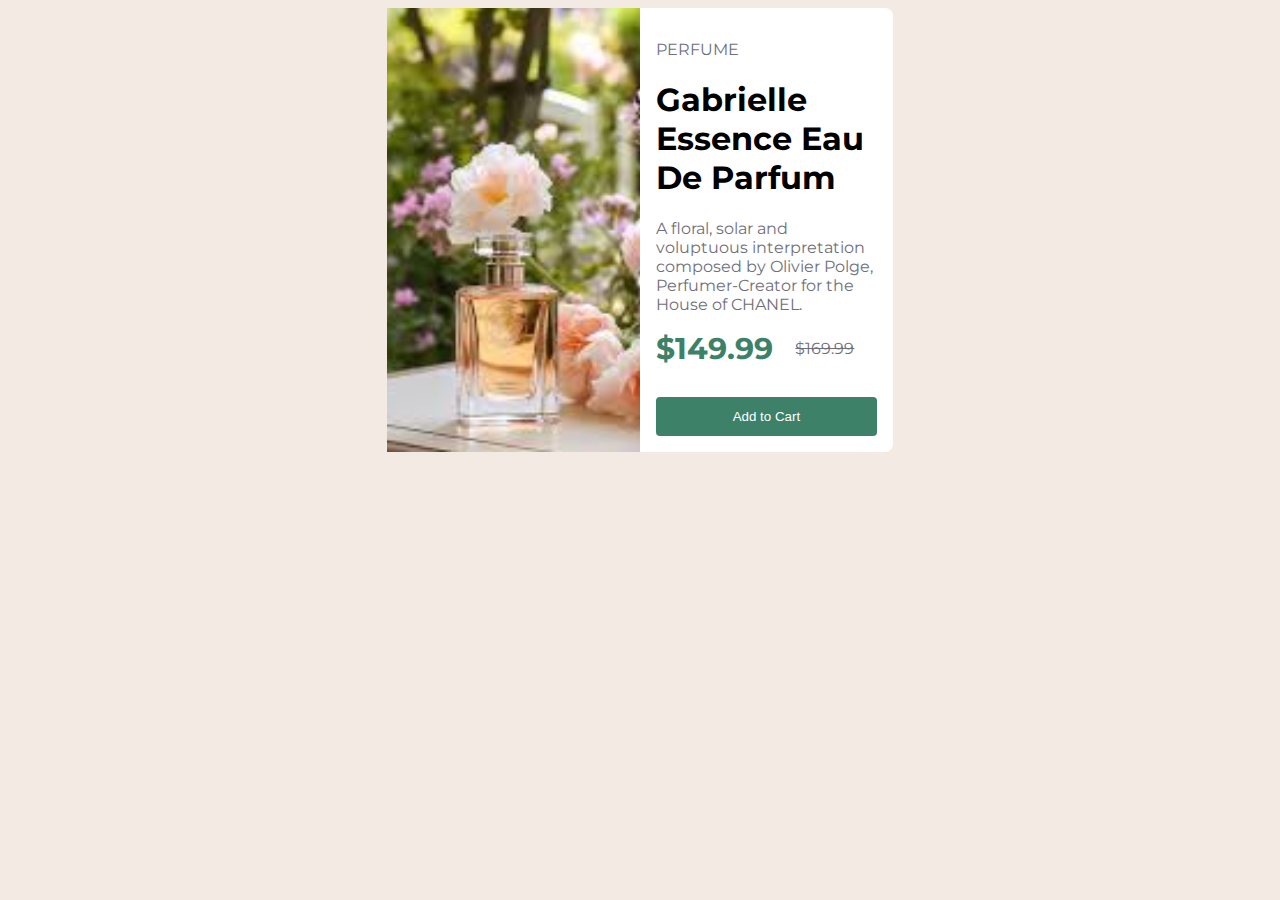
<file: challenge 2/index.html>
<!DOCTYPE html>
<html lang="en">
<head>
    <meta charset="UTF-8">
    <meta name="viewport" content="width=device-width, initial-scale=1.0">
    <title>Document</title>
    <link rel="stylesheet" type="text/css" href="style.css" />
    <link rel="preconnect" href="https://fonts.googleapis.com">
<link rel="preconnect" href="https://fonts.gstatic.com" crossorigin>
<link href="https://fonts.googleapis.com/css2?family=Montserrat:ital,wght@0,100..900;1,100..900&family=Roboto:ital,wght@0,100;0,300;0,400;0,500;0,700;0,900;1,100;1,300;1,400;1,500;1,700;1,900&display=swap" rel="stylesheet">
</head>
<body>
  <div class="container">
   <img src="image.jfif" alt=""> 

   <div class="content">
    <p>PERFUME</p>
    <h1>Gabrielle Essence Eau De Parfum</h1>
    <p>A floral, solar and voluptuous interpretation composed by Olivier Polge, Perfumer-Creator for the House of CHANEL.</p>
    <div class="price-container">
    <div class="first-price">$149.99</div>
    <div class="second-price">$169.99</div>
    </div>
    

    <button> Add to Cart</button>
</div>
  </div>  
</body>
</html>
</file>
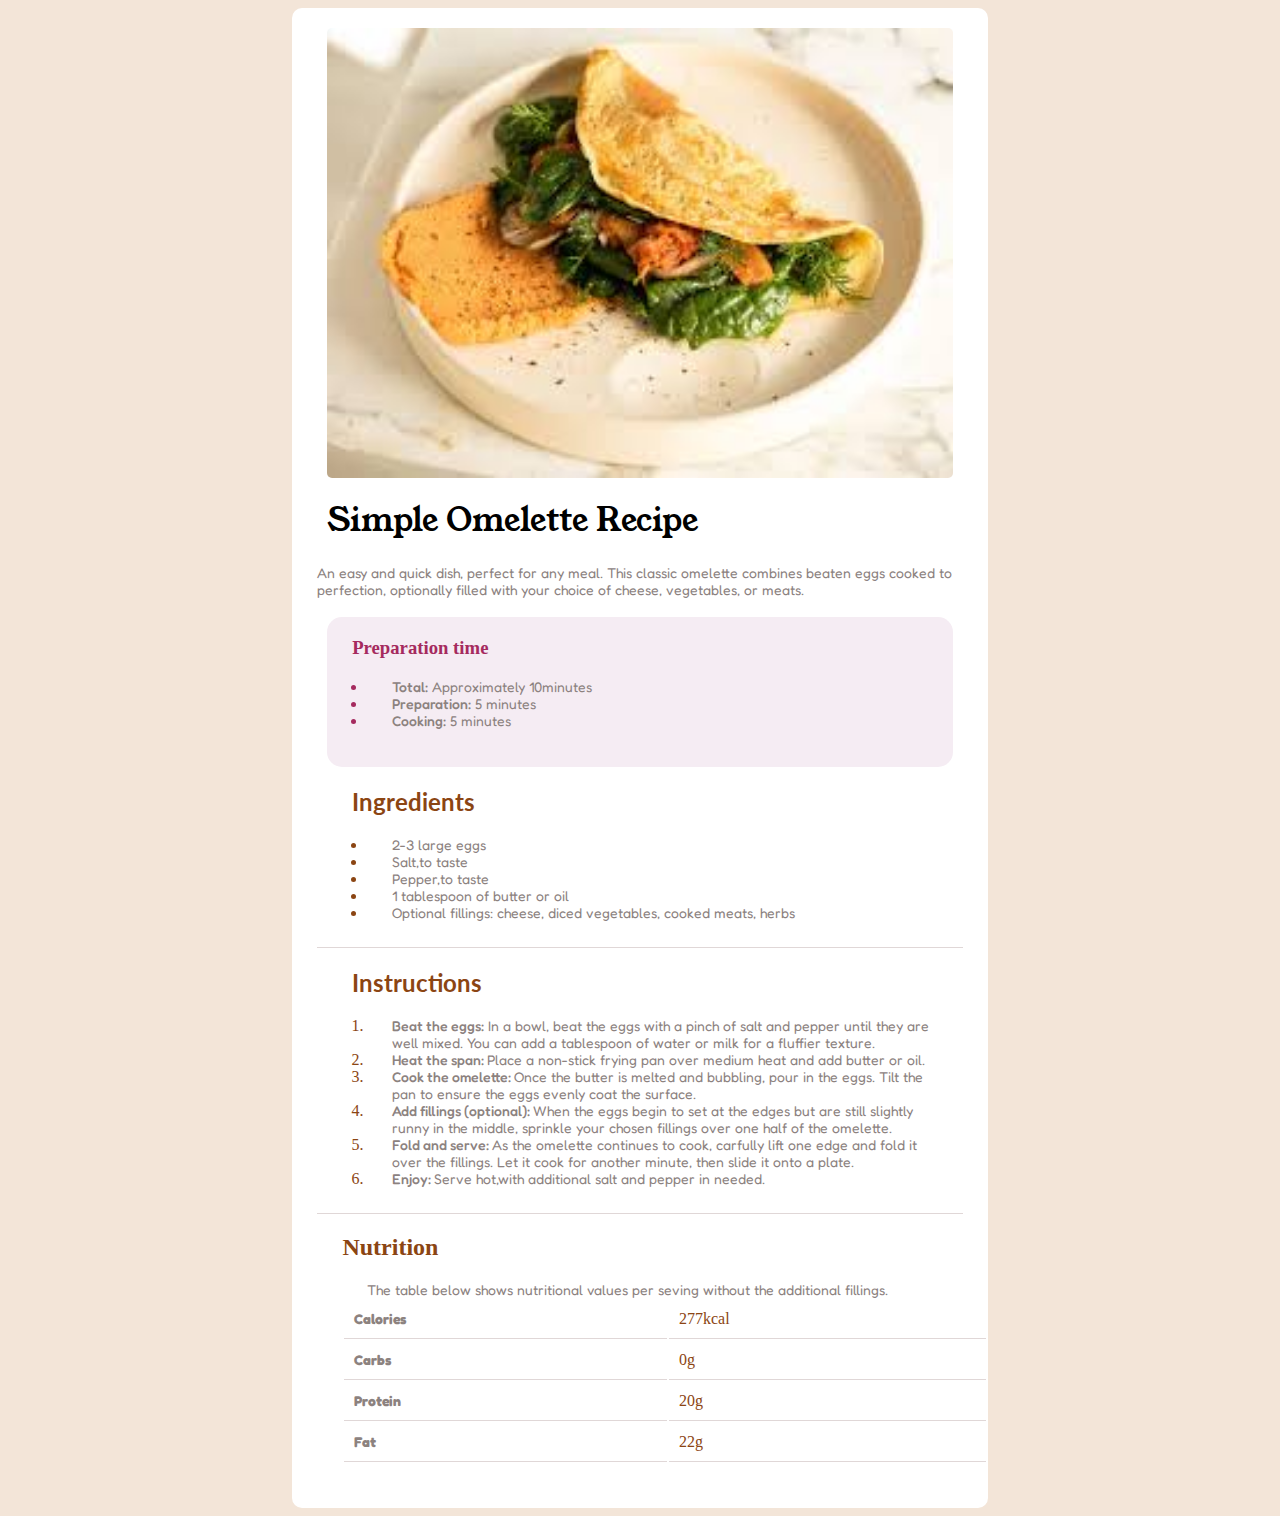
<file: challenge4.html>
<!DOCTYPE html>
<html lang="en">
<head>
    <meta charset="UTF-8">
    <meta name="viewport" content="width=device-width, initial-scale=1.0">
    <title>challenge4</title>
    <link rel="stylesheet" type="text/css" href="challenge4.css" />
    <link rel="preconnect" href="https://fonts.googleapis.com">
<link rel="preconnect" href="https://fonts.gstatic.com" crossorigin>
<link href="https://fonts.googleapis.com/css2?family=Edu+AU+VIC+WA+NT+Dots:wght@400..700&family=Halant:wght@300;400;500;600;700&family=Merriweather:ital,wght@0,300;0,400;0,700;0,900;1,300;1,400;1,700;1,900&family=Playfair+Display:ital,wght@0,400..900;1,400..900&family=Young+Serif&display=swap" rel="stylesheet">
<link rel="preconnect" href="https://fonts.googleapis.com">
<link rel="preconnect" href="https://fonts.gstatic.com" crossorigin>
<link href="https://fonts.googleapis.com/css2?family=Fredoka:wght@300..700&display=swap" rel="stylesheet">
<link rel="preconnect" href="https://fonts.googleapis.com">
<link rel="preconnect" href="https://fonts.gstatic.com" crossorigin>
<link href="https://fonts.googleapis.com/css2?family=Lato:ital,wght@0,100;0,300;0,400;0,700;0,900;1,100;1,300;1,400;1,700;1,900&display=swap" rel="stylesheet">
</head>
<body>
    <div class="container">
    <img src="omelette.jfif" alt="">
    <h1>Simple Omelette Recipe</h1>
    <p>An easy and quick dish, perfect for any meal. This classic omelette combines beaten eggs cooked to perfection, optionally filled with your choice of cheese, vegetables, or meats.</p>
    <div class="preparation-time">
        <h3>Preparation time</h3>
        <ul>
            <li><p><span>Total:</span> Approximately 10minutes</p></li>
            <li><p><span>Preparation:</span> 5 minutes</p></li>
            <li><p><span>Cooking:</span> 5 minutes</p></li>
        </ul>
    </div>
    <div class="ingredients">
        <h2>Ingredients</h2>
        <ul>
            <li><P>2-3 large eggs</P></li>
            <li><P>Salt,to taste</P></li>
            <li><P>Pepper,to taste</P></li>
            <li><P>1 tablespoon of butter or oil</P></li>
            <li><P>Optional fillings: cheese, diced vegetables, cooked meats, herbs</P></li>
        </ul>
    </div>
    <div class="Instructions">
        <h2>Instructions</h2>
        <ol>
            <li><p><span>Beat the eggs:</span> In a bowl, beat the eggs with a pinch of salt and pepper until they are well mixed. You can add a tablespoon of water or milk for a fluffier texture.</p></li>
            <li><p><span>Heat the span: </span>Place a non-stick frying pan over medium heat and add butter or oil.</p></li>
            <li><p><span>Cook the omelette: </span>Once the butter is melted and bubbling, pour in the eggs. Tilt the pan to ensure the eggs evenly coat the surface.</p></li>
            <li><p><span>Add fillings (optional): </span>When the eggs begin to set at the edges but are still slightly runny in the middle, sprinkle your chosen fillings over one half of the omelette.</p></li>
            <li><p><span>Fold and serve: </span>As the omelette continues to cook, carfully lift one edge and fold it over the fillings. Let it cook for another minute, then slide it onto a plate.</p></li>
            <li><p><span>Enjoy: </span>Serve hot,with additional salt and pepper in needed.</p></li>
        </ol>
    </div>
    <div class="Nutrition">
        <h2>Nutrition</h2>
        <p>The table below shows nutritional values per seving without the additional fillings.</p>
        <table class="nutrition-table">
        <tr>
            <th>Calories</th>
            <td>277kcal</td>
        </tr>
        <tr>
            <th>Carbs</th>
            <td>0g</td>
        </tr>
        <tr>
            <th>Protein</th>
            <td>20g</td>
        </tr>
        <tr>
            <th>Fat</th>
            <td>22g</td>
        </tr>
        </table>
    </div>
</div>
    
</body>
</html>
</file>
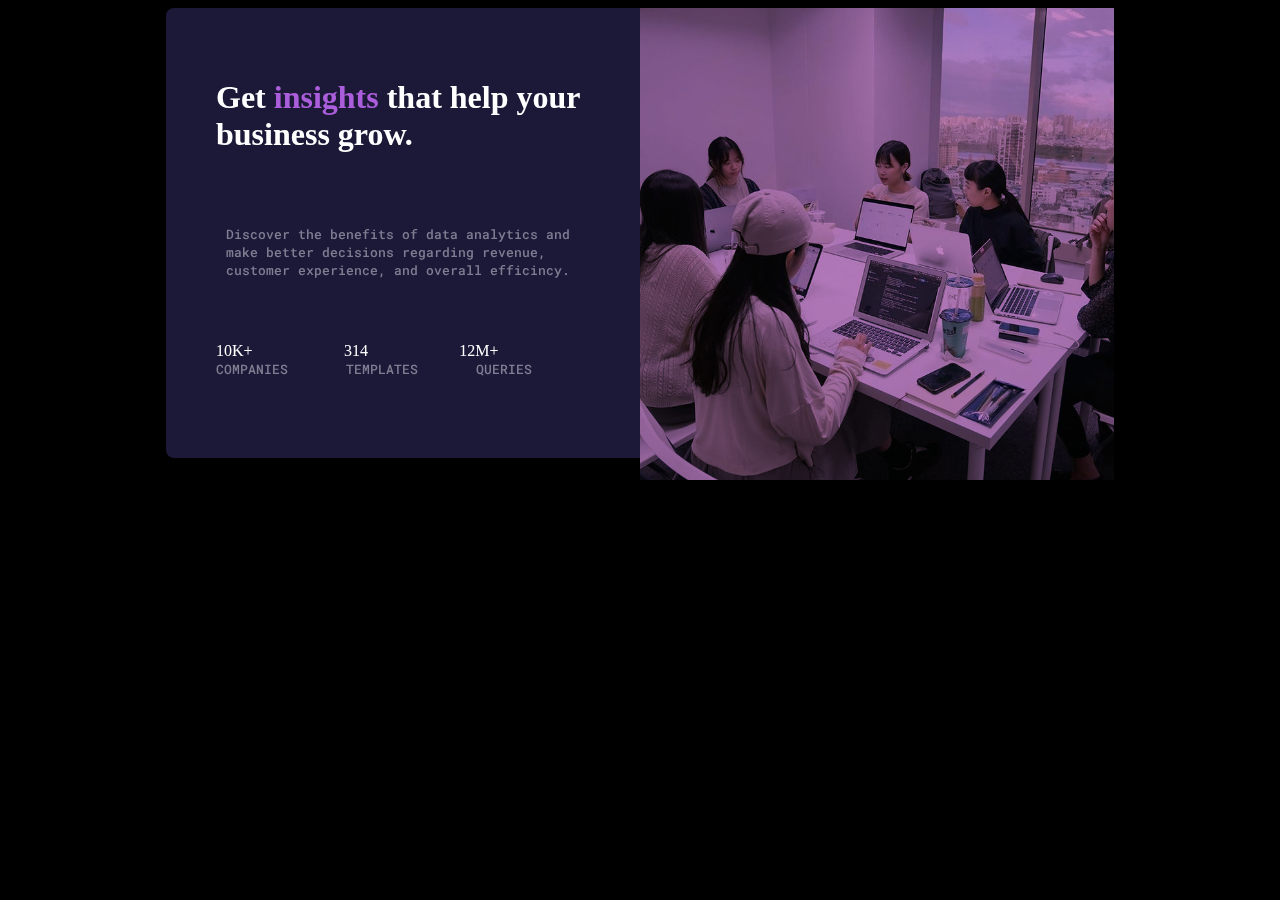
<file: challenge 3/challenge3.html>
<!DOCTYPE html>
<html lang="en">
<head>
    <meta charset="UTF-8">
    <meta name="viewport" content="width=device-width, initial-scale=1.0">
    <title>Document</title>
    <link rel="stylesheet" type="text/css" href="challenge3.css" />
    <link rel="preconnect" href="https://fonts.googleapis.com">
<link rel="preconnect" href="https://fonts.gstatic.com" crossorigin>
<link href="https://fonts.googleapis.com/css2?family=Montserrat:ital,wght@0,100..900;1,100..900&family=Roboto+Mono:ital,wght@0,100..700;1,100..700&family=Roboto:ital,wght@0,100;0,300;0,400;0,500;0,700;0,900;1,100;1,300;1,400;1,500;1,700;1,900&display=swap" rel="stylesheet">
<link rel="preconnect" href="https://fonts.googleapis.com">
<link rel="preconnect" href="https://fonts.gstatic.com" crossorigin>
<link href="https://fonts.googleapis.com/css2?family=Montserrat:ital,wght@0,100..900;1,100..900&family=Nunito:ital,wght@0,200..1000;1,200..1000&family=Roboto+Mono:ital,wght@0,100..700;1,100..700&family=Roboto:ital,wght@0,100;0,300;0,400;0,500;0,700;0,900;1,100;1,300;1,400;1,500;1,700;1,900&display=swap" rel="stylesheet">
</head>
<body>
 <div class="container">
    <div class="content">
        <h1>Get <span class="V">insights</span> that help your business grow.</h1>
        <p>Discover the benefits of data analytics and make better decisions regarding revenue, customer experience, and overall efficincy.</p>
        
        <div class="numbers">
        <div>10K+</div>
        <div>314</div>
        <div>12M+</div>
        </div>

        <div class="font-family">
        <div>COMPANIES</div>
        <div>TEMPLATES</div>
        <div>QUERIES</div>
        </div>

    </div>   
<div class="image-container">
    <img src="téléchargement.jfif" alt="Business insights image">
</div>

</body>
</html>
</file>
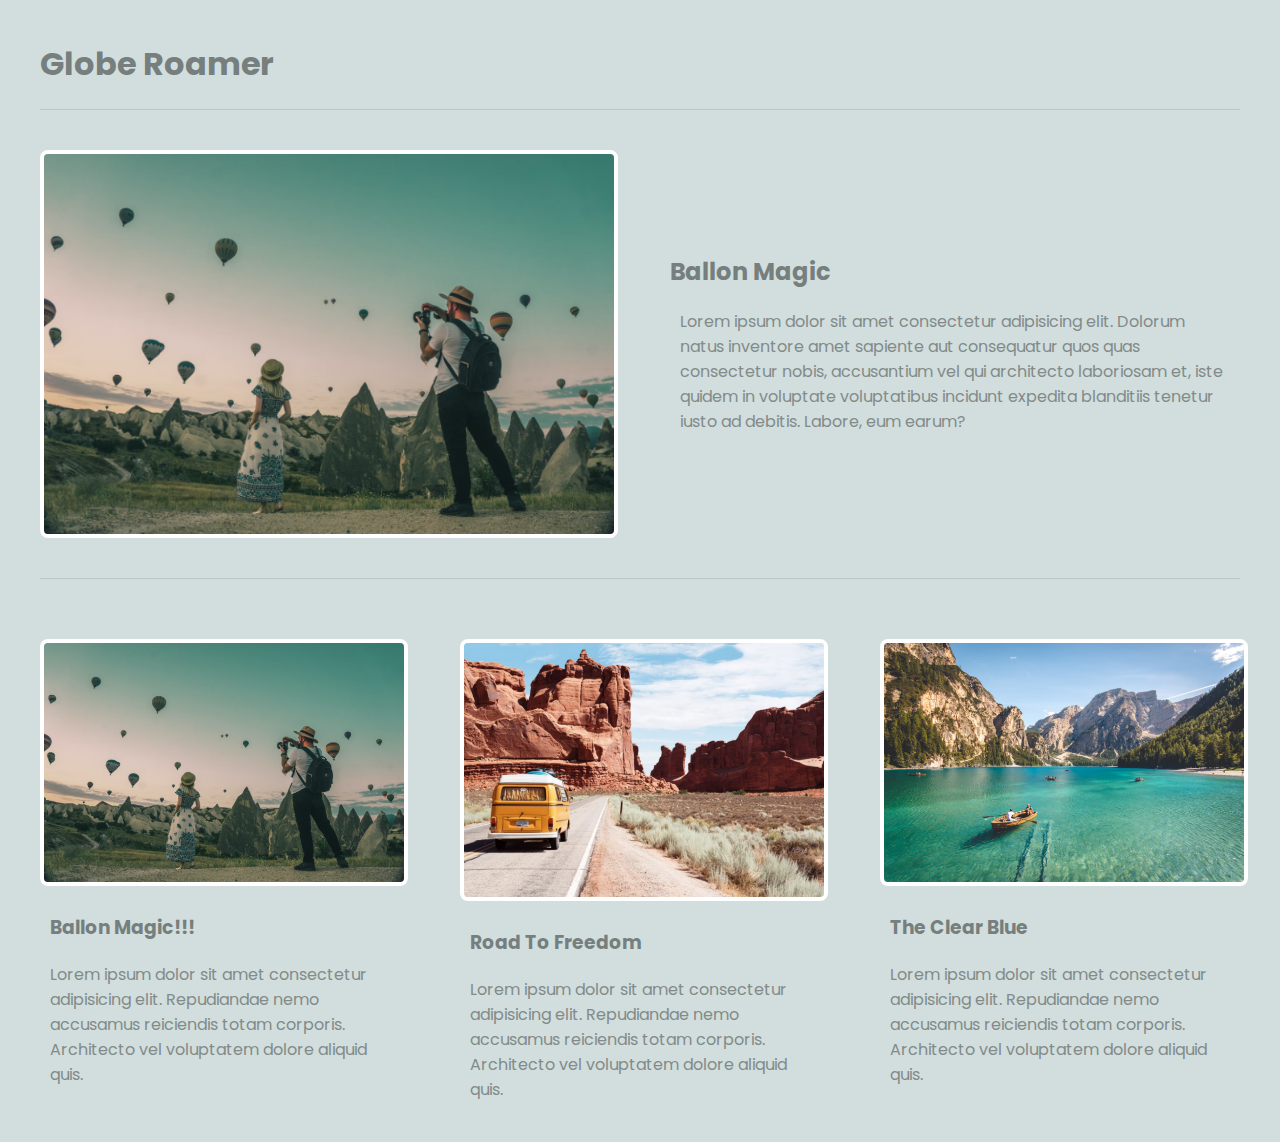
<file: multi column (2)/multi column.html>
<!DOCTYPE html>
<html lang="en">
<head>
    <meta charset="UTF-8">
    <meta name="viewport" content="width=device-width, initial-scale=1.0">
    <title>Document</title>
    
    <link rel="stylesheet" href="multi-column.css" >
</head>
<body>
    <header>
        <h1>Globe Roamer</h1>
    </header>
    <main class="grid-container">
      <article class="featured">
        <img src="1.png" alt="">
        <div>
            <h2>Ballon Magic</h2>
            <p>Lorem ipsum dolor sit amet consectetur adipisicing elit. Dolorum natus inventore amet sapiente aut consequatur quos quas consectetur nobis, accusantium vel qui architecto laboriosam et, iste quidem in voluptate voluptatibus incidunt expedita blanditiis tenetur iusto ad debitis. Labore, eum earum? </p>

        </div>
      </article> 
      <article>
        <img src="1.png" alt="">
        <div>
            <h3>Ballon Magic!!!</h3>
            <p>Lorem ipsum dolor sit amet consectetur adipisicing elit. Repudiandae nemo accusamus reiciendis totam corporis. Architecto vel voluptatem dolore aliquid quis.</p>

        </div>
      </article> 
      <article>
        <img src="2.png" alt="">
        <div>
            <h3>Road To Freedom</h3>
            <p>Lorem ipsum dolor sit amet consectetur adipisicing elit. Repudiandae nemo accusamus reiciendis totam corporis. Architecto vel voluptatem dolore aliquid quis.</p>

        </div>
      </article>
      <article>
        <img src="3.png" alt="">
        <div>
            <h3>The Clear Blue</h3>
            <p>Lorem ipsum dolor sit amet consectetur adipisicing elit. Repudiandae nemo accusamus reiciendis totam corporis. Architecto vel voluptatem dolore aliquid quis.</p>

        </div>
      </article>  
    </main>
</body>
</html>
</file>
<file: challenge 2/style.css>
body {
    background-color: #F3EAE3;
    font-family: "Montserrat", sans-serif;
}
.price-container{
    display: grid;
    grid-template-columns: auto auto;
    align-items: center;
    margin-bottom: 30px;
}
.container{
    display: grid;
    grid-template-columns: 1fr 1fr;
    width: 40%;
    margin: auto;
    background-color: white;
    border-radius:8px;
}
img {
    width: 100%;
    height: 100%;
    object-fit: cover;
}
.content{
    padding: 16px;
}
button{
    background-color:#3D8168 ;
    color: white;
    padding: 12px;
    border: none;
    border-radius: 4px;
    width:100%;
}
.first-price{
    color: #3D8168;
    font-size: 30px;
    font-weight: 700;
}
.second-price{
    text-decoration: line-through;
    color: #6F6F7A ;
}
p{
    color: #6F6F7A;
}
</file>
<file: challenge4.css>
body{
    background-color: #f3e5d8;
}
.container{
    background-color: white;
    width:55%;
    height: 1500px;
    margin: auto;
    border-radius: 10px;
}
img{
    width: 90%;
    height: 30%;
    border-radius: 5px;
    margin: auto;
    display: block;
    position: relative;
    top: 20px;
}
h1{
    font-family: "Young Serif", serif;
    font-weight: 400;
    font-style: normal;
    margin-left: 35px;
    margin-top: 40px;
}
p{
    font-family: "Fredoka", sans-serif;
    margin: auto 25px;
    font-size: 14px;
    color: #8c827f;
}

.preparation-time{
background-color: #f5ecf3;
width: 90%;
height: 150px;
margin: auto;
border-radius: 15px;
}
span{
    font-weight: 500;
}
.preparation-time h3 {
    padding-top:20px ;
    padding-left: 25px;
    color: #A52A5E;
}
.preparation-time li::marker {
    color: #A52A5E;
}
.ingredients h2, .Instructions h2{
   padding-left: 35px;
   font-family: "Lato", serif ; 
}
.ingredients ul, .Instructions ol{
    padding-left: 50px ;
}
.ingredients, .Instructions{
    border-bottom: 1px solid #E0D7D7;
    margin: 20px 25px; 
    padding-bottom: 10px;
}
.Nutrition{
  padding-left: 50px;
}
.nutrition-table {
    width: 100%;
}
.nutrition-table th, .nutrition-table td {
    text-align: left;
    padding: 10px;
    border-bottom: 1px solid #E0D7D7;
}

.nutrition-table th {
    padding-left: 10px; 
    color: #8c827f;
    font-family: "Fredoka", sans-serif;
    font-size: 14px;
}

.nutrition-table td {
    font-size: 16px;
    color: #8B4513;
    font-weight: 300;
}
.ingredients h2,.ingredients ul li::marker,  .Instructions h2,ol li::marker,.Nutrition h2{
    color: #8B4513;
}
</file>
<file: challenge 3/challenge3.css>
body{
    background-color: black ;
    color: white;
}
.container{
    display: grid;
    grid-template-columns: 1fr 1fr;
    background-color: #1C1938;
    width:75%;
    height: 450px;
    margin: auto;
    border-radius: 8px;
}
img{
    width: 100%;
    height: 100%;
    object-fit: cover;
}
span{
    color: #ab5edb;
}
.font-family , p {
    font-family: "Roboto Mono", monospace;
    font-size: small;
    font-weight: 500;
    color: #7E7D91;
}
.content{
    padding: 50px;
}
.font-family , .numbers   {
    display: grid;
    grid-template-columns: auto auto auto;
    
}
p{
    padding: 50px 10px ;
}
.image-container {
    position: relative;
    display: inline-block;
}

.image-container img {
    display: block;
    width: 100%; /* Adjust to your desired size */
    height: auto;
    
}

.image-container::after {
    content: "";
    position: absolute;
    top: 0;
    left: 0;
    width: 100%;
    height: 100%;
    background-color: #800080; /* Purple color similar to the overlay */
    opacity: 0.5; /* Adjust opacity as needed */
    mix-blend-mode: multiply;
}
</file>
<file: multi column (2)/multi-column.css>
@import url('https://fonts.googleapis.com/css2?family=Poppins:ital,wght@0,100;0,200;0,300;0,400;0,500;0,600;0,700;0,800;0,900;1,100;1,200;1,300;1,400;1,500;1,600;1,700;1,800;1,900&display=swap');

body{
    margin: 20px;
    font-family: "poppins";
    background: #d1dedd;
}
ul, li {
    padding: 0;
    list-style-type: none;
}
h1,h2,h3 {
    color: #767f7e;
}
p {
    color: #828b8a;
}

header{
    max-width: 1200px;
    margin: 40px auto;
    border-bottom: 1px solid #bbc7c7;
}
.grid-container {
    display: grid;
    grid-template-columns: 1fr 1fr 1fr;
    gap: 60px;
    max-width: 1200px;
    margin: 20px auto;
}
article.featured {
    grid-column: span 3;
    display: grid;
    grid-template-columns: 1fr 1fr;
    gap: 60px;
    align-items: center;
    border-bottom: 1px solid #bbc7c7;
    padding-bottom: 40px;
}
article img, article.featured img {
    width: 100%;
    border: 4px solid #fff;
    border-radius: 8px;
}
article p,article h3{
    margin: 20px 10px;
}

/* responsive */
@media screen and (max-width: 980px) {
    article {
        grid-column: span 3;
        display: grid;
    grid-template-columns: 1fr 1fr;
    gap: 60px;
    align-items: center;
    }
}

@media  screen and (max-width:760px ) {
    article, article.featured {
        display:block;
        margin: 0 20px;
    }
    
}
</file>
